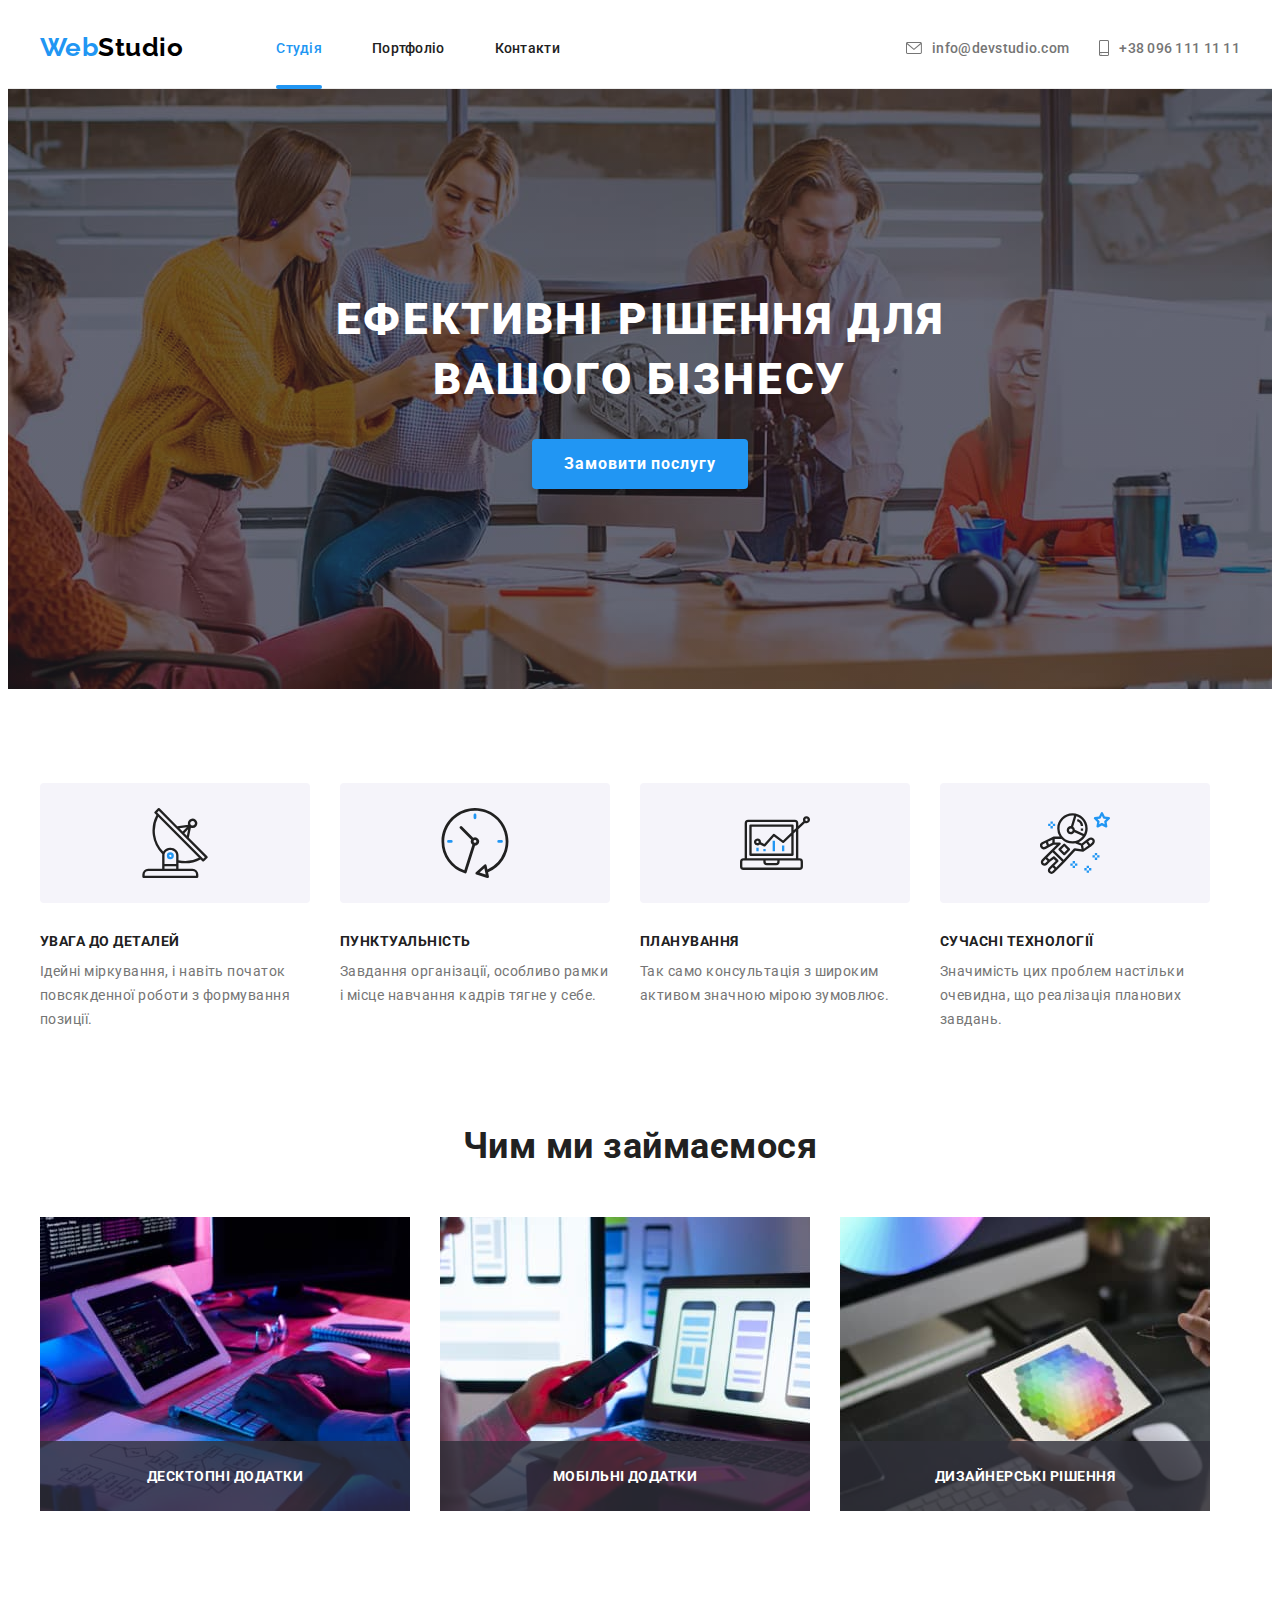
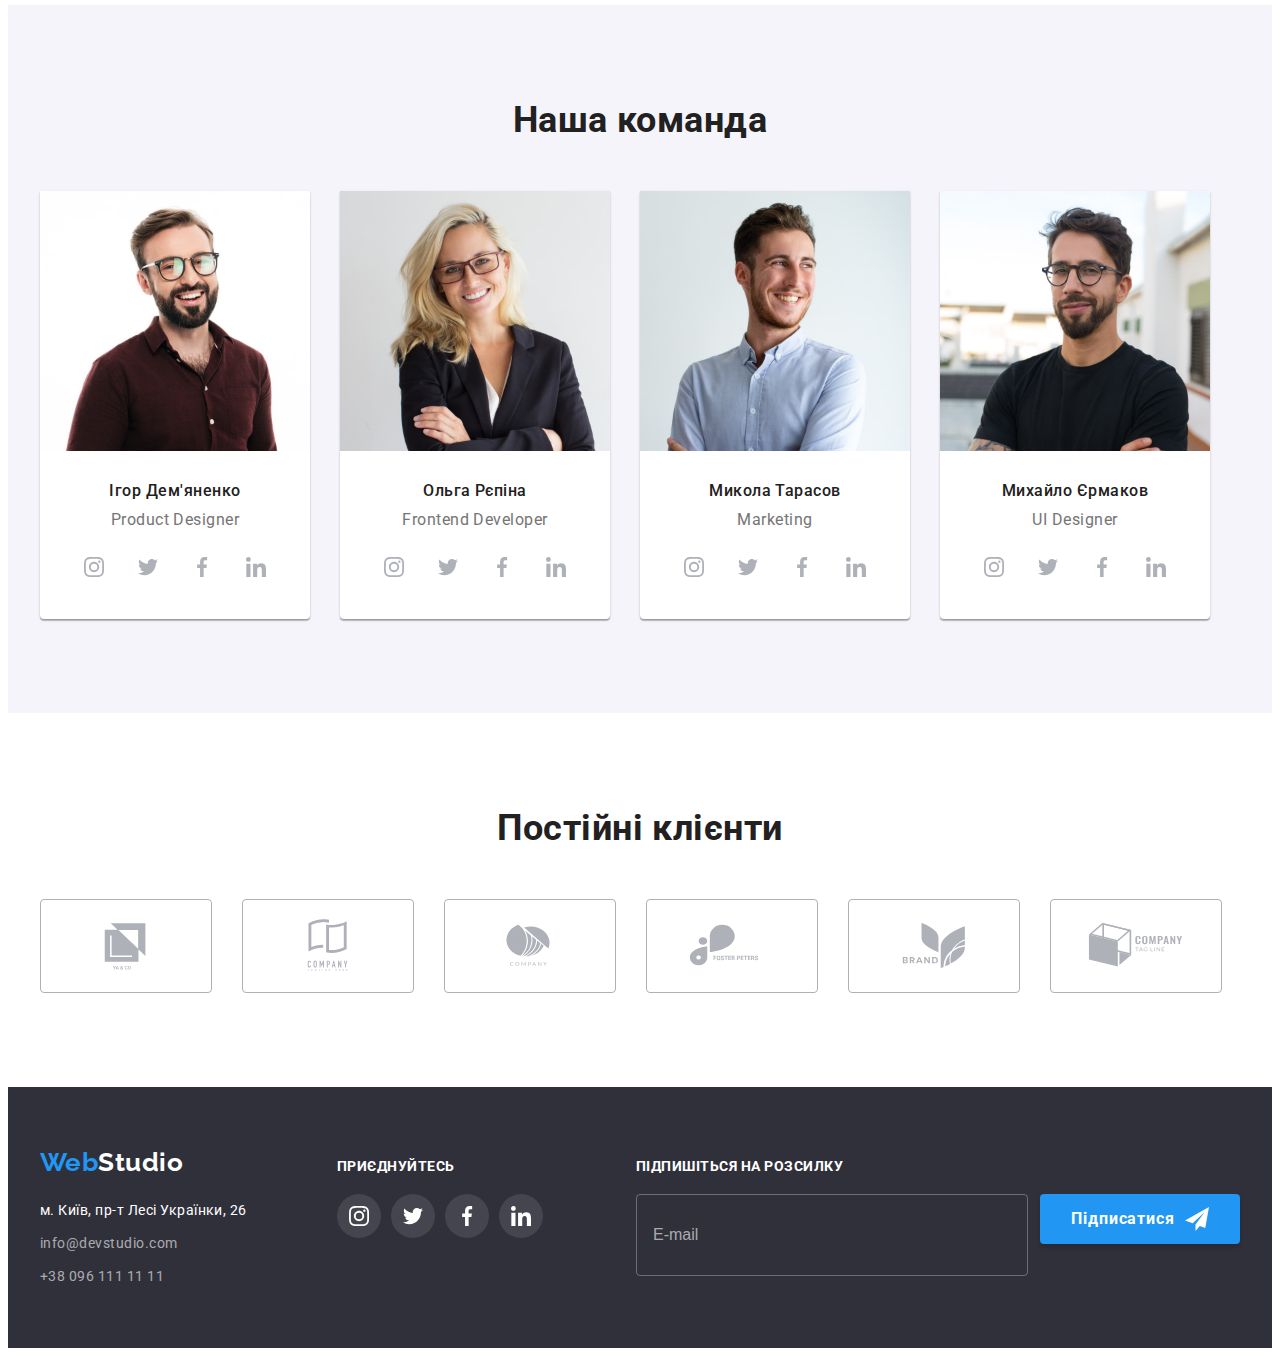
<file: index.html>
<!DOCTYPE html>
<html lang="uk">
  <head>
    <meta charset="UTF-8" />
    <meta http-equiv="X-UA-Compatible" content="IE=edge" />
    <meta name="viewport" content="width=device-width, initial-scale=1.0" />
    <!-- modern normalize -->
    <link
      rel="stylesheet"
      href="https://cdnjs.cloudflare.com/ajax/libs/modern-normalize/1.1.0/modern-normalize.min.css"
      integrity="sha512-wpPYUAdjBVSE4KJnH1VR1HeZfpl1ub8YT/NKx4PuQ5NmX2tKuGu6U/JRp5y+Y8XG2tV+wKQpNHVUX03MfMFn9Q=="
      crossorigin="anonymous"
      referrerpolicy="no-referrer"
    />
    <!-- fonts -->
    <link rel="preconnect" href="https://fonts.googleapis.com" />
    <link rel="preconnect" href="https://fonts.gstatic.com" crossorigin />
    <link
      href="https://fonts.googleapis.com/css2?family=Raleway:wght@700&family=Roboto:wght@400;500;700;900&display=swap"
      rel="stylesheet"
    />
    <!-- fonts end -->
    <link rel="stylesheet" href="./css/main.min.css" />
    <!-- <link rel="stylesheet" href="./css/styles.css" /> -->
    <title lang="en">WebStudio</title>
  </head>
  <body>
    <!-- /**
      |============================
      | Хедер
      |============================
    */ -->
    <header class="header">
      <!-- Основна навігація сайту -->
      <div class="container header__container">
        <a class="logo header__logo" lang="en" href="./index.html"
          >Web<span class="logo--dark">Studio</span></a
        >
        <nav class="nav">
          <ul class="nav__list markers">
            <li class="nav__item nav__item--active"
              ><a class="nav__link" href="./index.html">Студія</a></li
            >
            <li class="nav__item">
              <a class="nav__link" href="./portfolio.html">Портфоліо</a>
            </li>
            <li class="nav__item"><a class="nav__link" href="#">Контакти</a></li>
          </ul>
        </nav>
        <ul class="contacts header__contacts markers">
          <li class="contacts__item">
            <a class="contacts__link" lang="en" href="mailto:info@devstudio.com">
              <svg class="contacts__icon" width="16" height="12">
                <use href="./images/icons.svg#mail"></use>
              </svg>
              info@devstudio.com</a
            >
          </li>
          <li class="contacts__item">
            <a class="contacts__link" href="tel:+380961111111">
              <svg class="contacts__icon" width="10" height="16">
                <use href="./images/icons.svg#tel"></use>
              </svg>
              +38 096 111 11 11</a
            >
          </li>
        </ul>
      </div>
    </header>
    <main class="main">
      <!-- /**
        |============================
        | секція з кнопкою
        |============================
      */ -->
      <section class="order">
        <div class="container">
          <h1 class="order__title">Ефективні рішення для вашого бізнесу</h1>
          <button class="btn order__btn" type="button" data-modal-open>Замовити послугу</button>
        </div>
      </section>
      <!-- /**
        |============================
        | перелік переваг
        |============================
      */ -->
      <section class="features">
        <div class="container">
          <h2 class="visually-hidden">Наші особливості</h2>
          <ul class="list features__list markers">
            <li class="features__item">
              <div class="features__icon-bg">
                <svg class="features__icon" width="70" height="70">
                  <use href="./images/icons.svg#antenna"></use>
                </svg>
              </div>
              <h3 class="sec-title features__sec-title">Увага до деталей</h3>
              <p class="features__desc">
                Ідейні міркування, і навіть початок повсякденної роботи з формування позиції.
              </p>
            </li>
            <li class="features__item">
              <div class="features__icon-bg">
                <svg class="features__icon" width="70" height="70">
                  <use href="./images/icons.svg#clock"></use>
                </svg>
              </div>
              <h3 class="sec-title features__sec-title">Пунктуальність</h3>
              <p class="features__desc">
                Завдання організації, особливо рамки і місце навчання кадрів тягне у себе.
              </p>
            </li>
            <li class="features__item">
              <div class="features__icon-bg">
                <svg class="features__icon" width="70" height="70">
                  <use href="./images/icons.svg#diagram"></use>
                </svg>
              </div>
              <h3 class="sec-title features__sec-title">Планування</h3>
              <p class="features__desc">
                Так само консультація з широким активом значною мірою зумовлює.
              </p>
            </li>
            <li class="features__item">
              <div class="features__icon-bg">
                <svg class="features__icon" width="70" height="70">
                  <use href="./images/icons.svg#astronaut"></use>
                </svg>
              </div>
              <h3 class="sec-title features__sec-title">Сучасні технології</h3>
              <p class="features__desc">
                Значимість цих проблем настільки очевидна, що реалізація планових завдань.
              </p>
            </li>
          </ul>
        </div>
      </section>
      <!-- /**
        |============================
        | розділ чим ми займаємось
        |============================
      */ -->
      <section class="services section">
        <div class="container">
          <h2 class="title services__title">Чим ми займаємося</h2>
          <ul class="list services__list markers">
            <li class="services__item">
              <img
                class="services__img"
                src="./images/section2/box-1.jpg"
                alt="людина набирає код по папірцю з алгоритмом"
                width="370"
                height="294"
              />
              <div class="services__desc-wrapper">
                <p class="sec-title sec-title--light services__sec-title">Десктопні додатки</p>
              </div>
            </li>
            <li class="services__item">
              <img
                class="services__img"
                src="./images/section2/box-2.jpg"
                alt="людина звіряє картинку на телефоні з картинкою на ноутбуці"
                width="370"
                height="294"
              />
              <div class="services__desc-wrapper">
                <p class="sec-title sec-title--light services__sec-title">Мобільні додатки</p>
              </div>
            </li>
            <li class="services__item">
              <img
                class="services__img"
                src="./images/section2/box-3.jpg"
                alt="дизайнер дивиться на спектр кольорів в планшеті"
                width="370"
                height="294"
              />
              <div class="services__desc-wrapper">
                <p class="sec-title sec-title--light services__sec-title">Дизайнерські рішення</p>
              </div>
            </li>
          </ul>
        </div>
      </section>
      <!-- /**
        |============================
        | команда
        |============================
      */ -->
      <section class="team section">
        <div class="container">
          <h2 class="title team__title">Наша команда</h2>
          <ul class="list team__list markers">
            <li class="team__item">
              <img
                class="team__img"
                src="./images/team/team1.jpg"
                alt="чоловік з темним волоссям та бородою, в окулярах і червоній сорочці"
                width="270"
                height="260"
              />
              <div class="team__info">
                <h3 class="team__employee-name">Ігор Дем'яненко</h3>
                <p class="team__employee-position" lang="en">Product Designer</p>
                <ul class="socials markers">
                  <li class="socials__item"
                    ><a
                      class="socials__link socials__link--light"
                      href="#"
                      target="_blank"
                      rel="noopener noreferrer nofollow"
                      aria-label="Instagram"
                    >
                      <svg class="socials__icon" width="20" height="20">
                        <use href="./images/icons.svg#instagram"></use>
                      </svg> </a
                  ></li>
                  <li class="socials__item"
                    ><a
                      class="socials__link socials__link--light"
                      href="#"
                      target="_blank"
                      rel="noopener noreferrer nofollow"
                      aria-label="Twitter"
                    >
                      <svg class="socials__icon" width="20" height="20">
                        <use href="./images/icons.svg#twitter"></use>
                      </svg> </a
                  ></li>
                  <li class="socials__item">
                    <a
                      class="socials__link socials__link--light"
                      href="#"
                      target="_blank"
                      rel="noopener noreferrer nofollow"
                      aria-label="Facebook"
                    >
                      <svg class="socials__icon" width="20" height="20">
                        <use href="./images/icons.svg#facebook"></use>
                      </svg>
                    </a>
                  </li>
                  <li class="socials__item"
                    ><a
                      class="socials__link socials__link--light"
                      href="#"
                      target="_blank"
                      rel="noopener noreferrer nofollow"
                      aria-label="LinkedIn"
                    >
                      <svg class="socials__icon" width="20" height="20">
                        <use href="./images/icons.svg#linkedin"></use>
                      </svg> </a
                  ></li>
                </ul>
              </div>
            </li>
            <li class="team__item">
              <img
                class="team__img"
                src="./images/team/team2.jpg"
                alt="жінка з світлим волоссям, в окулярах і діловому костюмі"
                width="270"
                height="260"
              />
              <div class="team__info">
                <h3 class="team__employee-name">Ольга Рєпіна</h3>
                <p class="team__employee-position" lang="en">Frontend Developer</p>
                <ul class="socials markers">
                  <li class="socials__item"
                    ><a
                      class="socials__link socials__link--light"
                      href="#"
                      target="_blank"
                      rel="noopener noreferrer nofollow"
                      aria-label="Instagram"
                    >
                      <svg class="socials__icon" width="20" height="20">
                        <use href="./images/icons.svg#instagram"></use>
                      </svg> </a
                  ></li>
                  <li class="socials__item"
                    ><a
                      class="socials__link socials__link--light"
                      href="#"
                      target="_blank"
                      rel="noopener noreferrer nofollow"
                      aria-label="Twitter"
                    >
                      <svg class="socials__icon" width="20" height="20">
                        <use href="./images/icons.svg#twitter"></use>
                      </svg> </a
                  ></li>
                  <li class="socials__item">
                    <a
                      class="socials__link socials__link--light"
                      href="#"
                      target="_blank"
                      rel="noopener noreferrer nofollow"
                      aria-label="Facebook"
                    >
                      <svg class="socials__icon" width="20" height="20">
                        <use href="./images/icons.svg#facebook"></use>
                      </svg>
                    </a>
                  </li>
                  <li class="socials__item"
                    ><a
                      class="socials__link socials__link--light"
                      href="#"
                      target="_blank"
                      rel="noopener noreferrer nofollow"
                      aria-label="LinkedIn"
                    >
                      <svg class="socials__icon" width="20" height="20">
                        <use href="./images/icons.svg#linkedin"></use>
                      </svg> </a
                  ></li>
                </ul>
              </div>
            </li>
            <li class="team__item">
              <img
                class="team__img"
                src="./images/team/team3.jpg"
                alt="чоловік з темним волоссям та легкою бородою, в світлій сорочці"
                width="270"
                height="260"
              />
              <div class="team__info">
                <h3 class="team__employee-name">Микола Тарасов</h3>
                <p class="team__employee-position" lang="en">Marketing</p>
                <ul class="socials markers">
                  <li class="socials__item"
                    ><a
                      class="socials__link socials__link--light"
                      href="#"
                      target="_blank"
                      rel="noopener noreferrer nofollow"
                      aria-label="Instagram"
                    >
                      <svg class="socials__icon" width="20" height="20">
                        <use href="./images/icons.svg#instagram"></use>
                      </svg> </a
                  ></li>
                  <li class="socials__item"
                    ><a
                      class="socials__link socials__link--light"
                      href="#"
                      target="_blank"
                      rel="noopener noreferrer nofollow"
                      aria-label="Twitter"
                    >
                      <svg class="socials__icon" width="20" height="20">
                        <use href="./images/icons.svg#twitter"></use>
                      </svg> </a
                  ></li>
                  <li class="socials__item">
                    <a
                      class="socials__link socials__link--light"
                      href="#"
                      target="_blank"
                      rel="noopener noreferrer nofollow"
                      aria-label="Facebook"
                    >
                      <svg class="socials__icon" width="20" height="20">
                        <use href="./images/icons.svg#facebook"></use>
                      </svg>
                    </a>
                  </li>
                  <li class="socials__item"
                    ><a
                      class="socials__link socials__link--light"
                      href="#"
                      target="_blank"
                      rel="noopener noreferrer nofollow"
                      aria-label="LinkedIn"
                    >
                      <svg class="socials__icon" width="20" height="20">
                        <use href="./images/icons.svg#linkedin"></use>
                      </svg> </a
                  ></li>
                </ul>
              </div>
            </li>
            <li class="team__item">
              <img
                class="team__img"
                src="./images/team/team4.jpg"
                alt="чоловік з темним волоссям та бородою, в окулярах і чорній футболці"
                width="270"
                height="260"
              />
              <div class="team__info">
                <h3 class="team__employee-name">Михайло Єрмаков</h3>
                <p class="team__employee-position" lang="en">UI Designer</p>
                <ul class="socials markers">
                  <li class="socials__item"
                    ><a
                      class="socials__link socials__link--light"
                      href="#"
                      target="_blank"
                      rel="noopener noreferrer nofollow"
                      aria-label="Instagram"
                    >
                      <svg class="socials__icon" width="20" height="20">
                        <use href="./images/icons.svg#instagram"></use>
                      </svg> </a
                  ></li>
                  <li class="socials__item"
                    ><a
                      class="socials__link socials__link--light"
                      href="#"
                      target="_blank"
                      rel="noopener noreferrer nofollow"
                      aria-label="Twitter"
                    >
                      <svg class="socials__icon" width="20" height="20">
                        <use href="./images/icons.svg#twitter"></use>
                      </svg> </a
                  ></li>
                  <li class="socials__item">
                    <a
                      class="socials__link socials__link--light"
                      href="#"
                      target="_blank"
                      rel="noopener noreferrer nofollow"
                      aria-label="Facebook"
                    >
                      <svg class="socials__icon" width="20" height="20">
                        <use href="./images/icons.svg#facebook"></use>
                      </svg>
                    </a>
                  </li>
                  <li class="socials__item"
                    ><a
                      class="socials__link socials__link--light"
                      href="#"
                      target="_blank"
                      rel="noopener noreferrer nofollow"
                      aria-label="LinkedIn"
                    >
                      <svg class="socials__icon" width="20" height="20">
                        <use href="./images/icons.svg#linkedin"></use>
                      </svg> </a
                  ></li>
                </ul>
              </div>
            </li>
          </ul>
        </div>
      </section>
      <!-- /**
        |============================
        | секція з клієнтами
        |============================
      */ -->
      <section class="clients section">
        <div class="container">
          <h2 class="title clients__title">Постійні клієнти</h2>
          <ul class="list clients__list markers">
            <li class="clients__item">
              <a
                class="clients__link"
                href="#"
                target="_blank"
                rel="noopener noreferrer nofollow"
                aria-label="Ya & co"
              >
                <svg class="clients__icon" width="106" height="60">
                  <use href="./images/icons.svg#client1"></use>
                </svg>
              </a>
            </li>
            <li class="clients__item">
              <a
                class="clients__link"
                href="#"
                target="_blank"
                rel="noopener noreferrer nofollow"
                aria-label="Company tag line here"
              >
                <svg class="clients__icon" width="106" height="60">
                  <use href="./images/icons.svg#client2"></use>
                </svg>
              </a>
            </li>
            <li class="clients__item">
              <a
                class="clients__link"
                href="#"
                target="_blank"
                rel="noopener noreferrer nofollow"
                aria-label="Company"
              >
                <svg class="clients__icon" width="106" height="60">
                  <use href="./images/icons.svg#client3"></use>
                </svg>
              </a>
            </li>
            <li class="clients__item">
              <a
                class="clients__link"
                href="#"
                target="_blank"
                rel="noopener noreferrer nofollow"
                aria-label="Foster peters"
              >
                <svg class="clients__icon" width="106" height="60">
                  <use href="./images/icons.svg#client4"></use>
                </svg>
              </a>
            </li>
            <li class="clients__item">
              <a
                class="clients__link"
                href="#"
                target="_blank"
                rel="noopener noreferrer nofollow"
                aria-label="Brand"
              >
                <svg class="clients__icon" width="106" height="60">
                  <use href="./images/icons.svg#client5"></use>
                </svg>
              </a>
            </li>
            <li class="clients__item">
              <a
                class="clients__link"
                href="#"
                target="_blank"
                rel="noopener noreferrer nofollow"
                aria-label="Company tag line"
              >
                <svg class="clients__icon" width="106" height="60">
                  <use href="./images/icons.svg#client6"></use>
                </svg>
              </a>
            </li>
          </ul>
        </div>
      </section>
    </main>
    <!-- /**
      |============================
      | футер
      |============================
    */ -->
    <footer class="footer">
      <div class="footer__flex container">
        <div class="footer__contacts">
          <a class="logo footer__logo" lang="en" href="./index.html"
            >Web<span class="logo--light">Studio</span></a
          >
          <address class="address">
            <ul class="address__list markers">
              <li class="address__item">
                <a
                  class="address__link address__link--light"
                  href="https://goo.gl/maps/iUfUX6XaFT6sFLHfA"
                  target="_blank"
                  rel="noopener noreferrer nofollow"
                  >м. Київ, пр-т Лесі Українки, 26</a
                >
              </li>
              <li class="address__item">
                <a class="address__link" lang="en" href="mailto:info@devstudio.com"
                  >info@devstudio.com</a
                >
              </li>
              <li class="address__item">
                <a class="address__link" href="tel:+380961111111">+38 096 111 11 11</a>
              </li>
            </ul>
          </address>
        </div>
        <div class="networks footer__networks">
          <p class="sec-title sec-title--light footer__sec-title">Приєднуйтесь</p>
          <ul class="socials markers">
            <li class="socials__item"
              ><a
                class="socials__link socials__link--dark"
                href="#"
                target="_blank"
                rel="noopener noreferrer nofollow"
                aria-label="Instagram"
              >
                <svg class="socials__icon" width="20" height="20">
                  <use href="./images/icons.svg#instagram"></use>
                </svg> </a
            ></li>
            <li class="socials__item"
              ><a
                class="socials__link socials__link--dark"
                href="#"
                target="_blank"
                rel="noopener noreferrer nofollow"
                aria-label="Twitter"
              >
                <svg class="socials__icon" width="20" height="20">
                  <use href="./images/icons.svg#twitter"></use>
                </svg> </a
            ></li>
            <li class="socials__item">
              <a
                class="socials__link socials__link--dark"
                href="#"
                target="_blank"
                rel="noopener noreferrer nofollow"
                aria-label="Facebook"
              >
                <svg class="socials__icon" width="20" height="20">
                  <use href="./images/icons.svg#facebook"></use>
                </svg>
              </a>
            </li>
            <li class="socials__item"
              ><a
                class="socials__link socials__link--dark"
                href="#"
                target="_blank"
                rel="noopener noreferrer nofollow"
                aria-label="LinkedIn"
              >
                <svg class="socials__icon" width="20" height="20">
                  <use href="./images/icons.svg#linkedin"></use>
                </svg> </a
            ></li>
          </ul>
        </div>
        <form class="submit footer__submit" name="submit-form">
          <strong class="sec-title sec-title--light footer__sec-title"
            >Підпишіться на розсилку</strong
          >
          <div class="submit__group" role="group">
            <label class="submit__field">
              <input
                class="submit__input"
                type="email"
                name="user-mail-submit"
                placeholder="E-mail"
                required
              />
            </label>
            <button class="btn submit__btn" type="submit"
              >Підписатися
              <svg class="btn__icon" width="24" height="24">
                <use href="./images/icons.svg#telegram"></use>
              </svg>
            </button>
          </div>
        </form>
      </div>
    </footer>
    <!-- /**
      |============================
      | модальне вікно
      |============================
    */ -->
    <div class="backdrop is-hidden" data-modal>
      <div class="modal">
        <button class="close-btn modal__close-btn" type="button" data-modal-close>
          <svg class="close-btn__icon" width="18" height="18">
            <use href="./images/icons.svg#x"></use>
          </svg>
        </button>
        <form class="order-form" name="order-form">
          <strong class="order-form__title">Залиште свої дані, ми вам передзвонимо</strong>
          <div class="order-form__group" role="group">
            <label class="order-form__field">
              <span class="order-form__label">Ім'я</span>
              <input class="order-form__input" type="text" name="user-name" required />
              <svg class="order-form__icon" width="18" height="18">
                <use href="./images/icons.svg#name"></use>
              </svg>
            </label>
            <label class="order-form__field">
              <span class="order-form__label">Телефон</span>
              <input
                class="order-form__input"
                type="tel"
                name="user-phone"
                minlength="10"
                maxlength="12"
                required
              />
              <svg class="order-form__icon" width="18" height="18">
                <use href="./images/icons.svg#phone2"></use>
              </svg>
            </label>
            <label class="order-form__field">
              <span class="order-form__label">Пошта</span>
              <input class="order-form__input" type="email" name="user-mail" required />
              <svg class="order-form__icon" width="18" height="18">
                <use href="./images/icons.svg#mail2"></use>
              </svg>
            </label>
            <label class="order-form__field">
              <span class="order-form__label">Коментар</span>
              <textarea
                class="order-form__comment"
                name="user-comment"
                rows="5"
                placeholder="Введіть текст"
              ></textarea>
            </label>
          </div>
          <div class="order-form__agreement-group" role="group">
            <label class="agreement order-form__agreement">
              <input
                class="agreement__checkbox visually-hidden"
                type="checkbox"
                name="contract"
                required
              />
              <svg class="agreement__icon" width="16" height="16">
                <use class="agreement__icon--checked" href="./images/icons.svg#active"></use>
                <use class="agreement__icon--unchecked" href="./images/icons.svg#inactive"></use>
              </svg>
              <span class="agreement__desc"
                >Погоджуюся з розсилкою та приймаю
                <a
                  class="agreement__link"
                  href="#"
                  target="_blank"
                  rel="noopener noreferrer nofollow"
                  >Умови договору</a
                ></span
              >
            </label>
          </div>
          <button class="btn order-form__btn" type="submit">Відправити</button>
        </form>
      </div>
    </div>
    <script src="./js/modal.js"></script>
  </body>
</html>
</file>
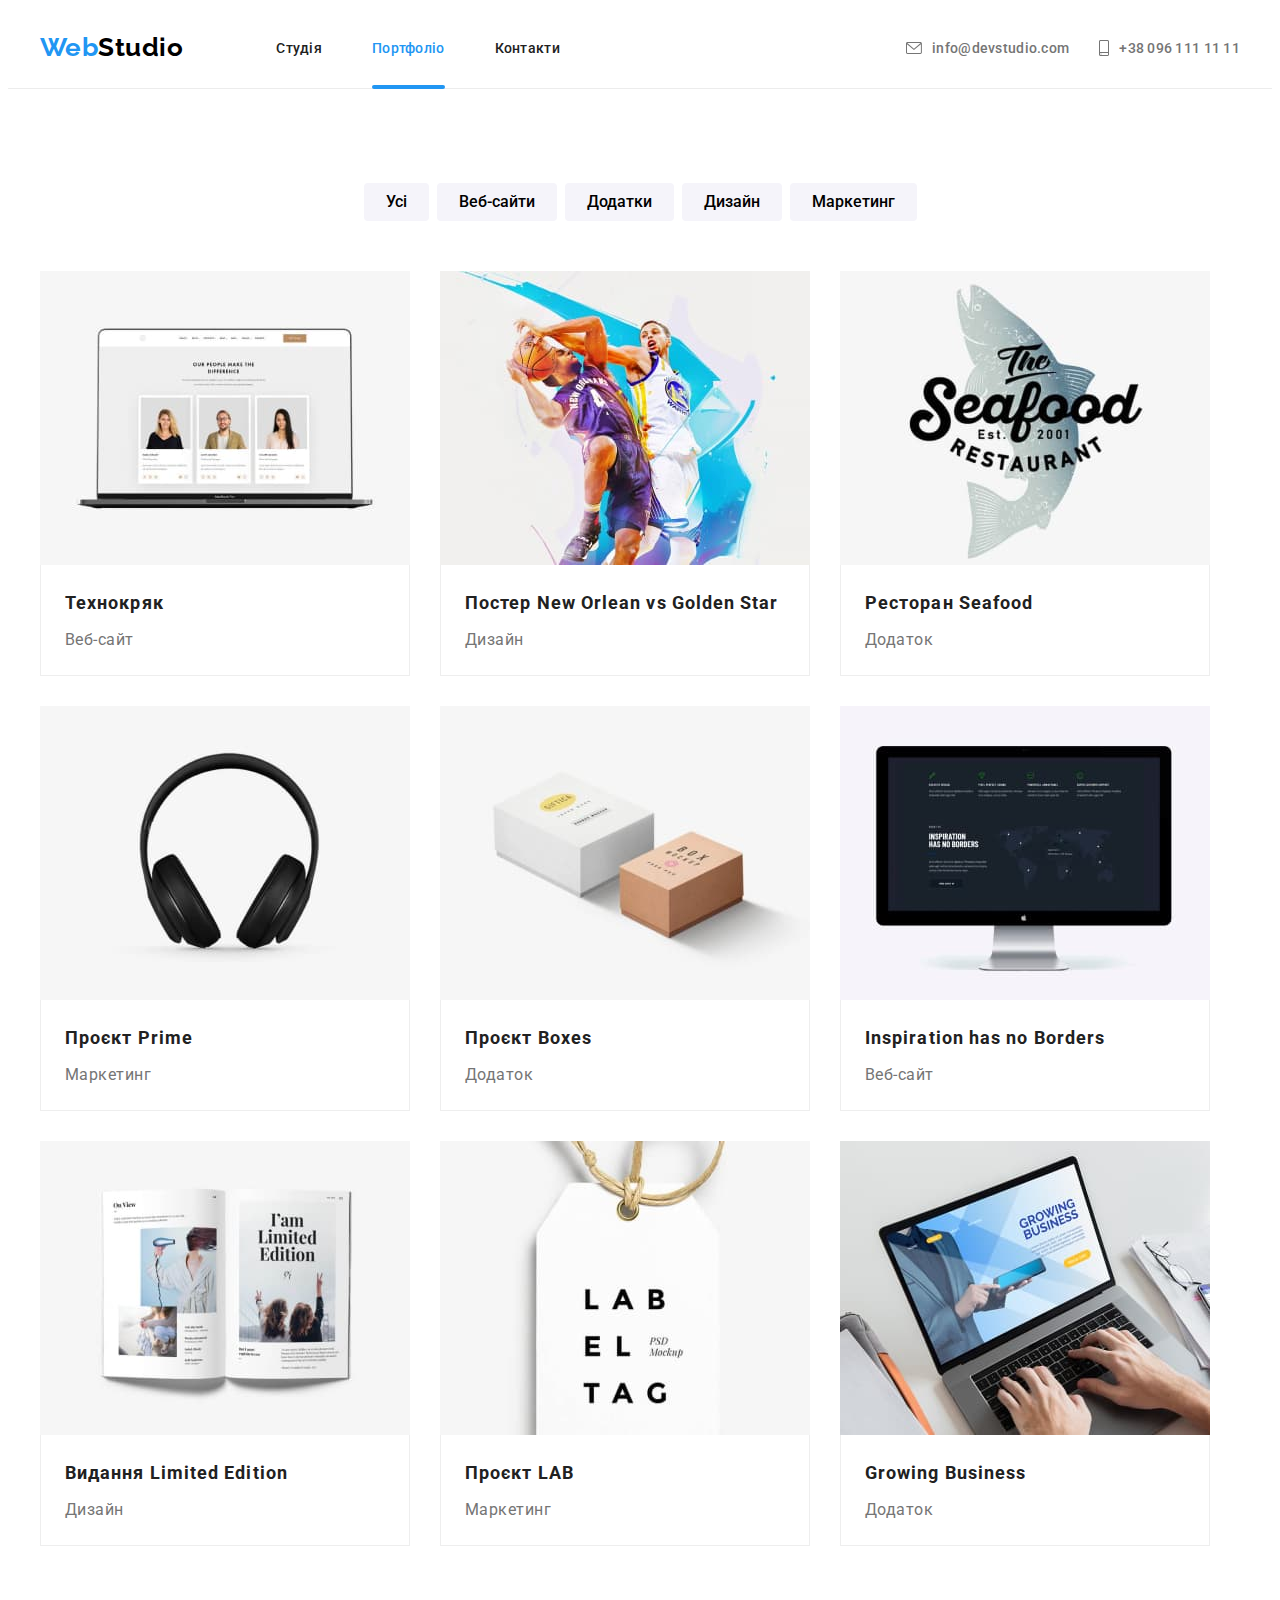
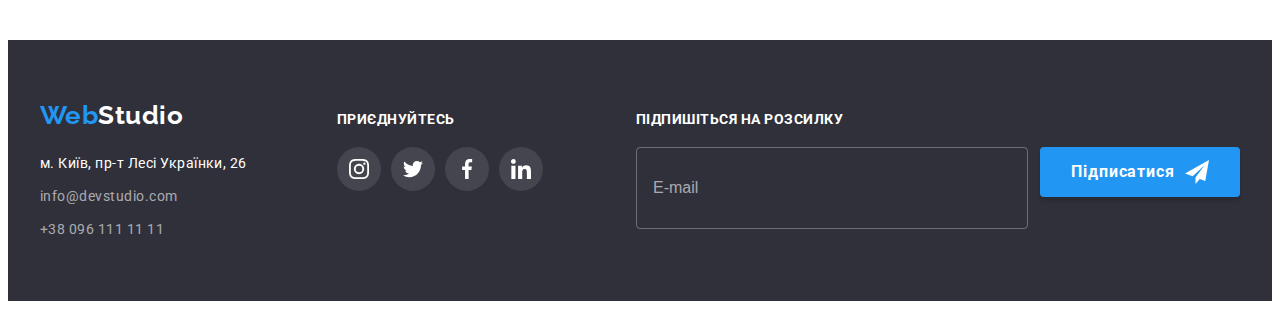
<file: portfolio.html>
<!DOCTYPE html>
<html lang="uk">
  <head>
    <meta charset="UTF-8" />
    <meta http-equiv="X-UA-Compatible" content="IE=edge" />
    <meta name="viewport" content="width=device-width, initial-scale=1.0" />
    <!-- modern normalize -->
    <link
      rel="stylesheet"
      href="https://cdnjs.cloudflare.com/ajax/libs/modern-normalize/1.1.0/modern-normalize.min.css"
      integrity="sha512-wpPYUAdjBVSE4KJnH1VR1HeZfpl1ub8YT/NKx4PuQ5NmX2tKuGu6U/JRp5y+Y8XG2tV+wKQpNHVUX03MfMFn9Q=="
      crossorigin="anonymous"
      referrerpolicy="no-referrer"
    />
    <!-- fonts -->
    <link rel="preconnect" href="https://fonts.googleapis.com" />
    <link rel="preconnect" href="https://fonts.gstatic.com" crossorigin />
    <link
      href="https://fonts.googleapis.com/css2?family=Raleway:wght@700&family=Roboto:wght@400;500;700;900&display=swap"
      rel="stylesheet"
    />
    <!-- fonts end -->
    <link rel="stylesheet" href="./css/main.min.css" />
    <!-- <link rel="stylesheet" href="./css/styles.css" /> -->
    <title lang="en">Portfolio</title>
  </head>
  <body>
    <!-- /**
      |============================
      | Хедер
      |============================
    */ -->
    <header class="header">
      <!-- Основна навігація сайту -->
      <div class="container header__container">
        <a class="logo header__logo" lang="en" href="./index.html"
          >Web<span class="logo--dark">Studio</span></a
        >
        <nav class="nav">
          <ul class="nav__list markers">
            <li class="nav__item"><a class="nav__link" href="./index.html">Студія</a></li>
            <li class="nav__item nav__item--active">
              <a class="nav__link" href="./portfolio.html">Портфоліо</a>
            </li>
            <li class="nav__item"><a class="nav__link" href="#">Контакти</a></li>
          </ul>
        </nav>
        <ul class="contacts header__contacts markers">
          <li class="contacts__item">
            <a class="contacts__link" lang="en" href="mailto:info@devstudio.com">
              <svg class="contacts__icon" width="16" height="12">
                <use href="./images/icons.svg#mail"></use>
              </svg>
              info@devstudio.com</a
            >
          </li>
          <li class="contacts__item">
            <a class="contacts__link" href="tel:+380961111111">
              <svg class="contacts__icon" width="10" height="16">
                <use href="./images/icons.svg#tel"></use>
              </svg>
              +38 096 111 11 11</a
            >
          </li>
        </ul>
      </div>
    </header>
    <main class="main">
      <!-- /**
        |============================
        | Проєкти
        |============================
      */ -->
      <section class="projects section">
        <div class="container">
          <h1 class="visually-hidden">Проєкти</h1>
          <!-- Кнопки -->
          <ul class="filter projects__filter markers">
            <li class="filter__item"><button class="filter__btn" type="button">Усі</button></li>
            <li class="filter__item">
              <button class="filter__btn" type="button">Веб-сайти</button>
            </li>
            <li class="filter__item">
              <button class="filter__btn" type="button">Додатки</button>
            </li>
            <li class="filter__item">
              <button class="filter__btn" type="button">Дизайн</button>
            </li>
            <li class="filter__item">
              <button class="filter__btn" type="button">Маркетинг</button>
            </li>
          </ul>
          <!-- Перелік проєктів -->
          <ul class="grid projects__grid markers">
            <!-- Проэкт 1 -->
            <li class="grid__item">
              <a class="project" href="#" target="_blank" rel="noopener noreferrer nofollow">
                <div class="project__overlay-area"
                  ><img
                    class="project__img"
                    src="./images/portfolio/project1.jpg"
                    alt="Ноутбук з бідкритим вебсайтом"
                    width="370"
                    height="294"
                  />
                  <div class="project__overlay">
                    <p class="project__desc"
                      >Ресурс пропонує комплексні пропозиції з різним рівнем функціоналу та
                      сервісів. Все це дозволить відвідувачу отримати вичерпні відомості про
                      компанію чи приватну особу.</p
                    >
                  </div>
                </div>
                <div class="project__border">
                  <h2 class="project__name">Технокряк</h2>
                  <p class="project__type">Веб-сайт</p>
                </div>
              </a>
            </li>
            <!-- Проэкт 2 -->
            <li class="grid__item">
              <a class="project" href="#" target="_blank" rel="noopener noreferrer nofollow">
                <div class="project__overlay-area">
                  <img
                    class="project__img"
                    src="./images/portfolio/project2.jpg"
                    alt="Постер з двома баскетболістами в момент гри на світлому фоні"
                    width="370"
                    height="294"
                  />
                  <div class="project__overlay">
                    <p class="project__desc"
                      >Ресурс пропонує комплексні пропозиції з різним рівнем функціоналу та
                      сервісів. Все це дозволить відвідувачу отримати вичерпні відомості про
                      компанію чи приватну особу.</p
                    >
                  </div>
                </div>
                <div class="project__border">
                  <h2 class="project__name"
                    >Постер <span lang="en">New Orlean vs Golden Star</span></h2
                  >
                  <p class="project__type">Дизайн</p>
                </div>
              </a>
            </li>
            <!-- Проэкт 3 -->
            <li class="grid__item">
              <a class="project" href="#" target="_blank" rel="noopener noreferrer nofollow">
                <div class="project__overlay-area">
                  <img
                    class="project__img"
                    src="./images/portfolio/project3.jpg"
                    alt="Логотим з написом і рибою на світлому фоні"
                    width="370"
                    height="294"
                  />
                  <div class="project__overlay">
                    <p class="project__desc"
                      >Ресурс пропонує комплексні пропозиції з різним рівнем функціоналу та
                      сервісів. Все це дозволить відвідувачу отримати вичерпні відомості про
                      компанію чи приватну особу.</p
                    >
                  </div>
                </div>
                <div class="project__border">
                  <h2 class="project__name">Ресторан <span lang="en">Seafood</span></h2>
                  <p class="project__type">Додаток</p>
                </div>
              </a>
            </li>
            <!-- Проэкт  4-->
            <li class="grid__item">
              <a class="project" href="#" target="_blank" rel="noopener noreferrer nofollow">
                <div class="project__overlay-area">
                  <img
                    class="project__img"
                    src="./images/portfolio/project4.jpg"
                    alt="Накладні навушники на світлому фоні"
                    width="370"
                    height="294"
                  />
                  <div class="project__overlay">
                    <p class="project__desc"
                      >Ресурс пропонує комплексні пропозиції з різним рівнем функціоналу та
                      сервісів. Все це дозволить відвідувачу отримати вичерпні відомості про
                      компанію чи приватну особу.</p
                    >
                  </div>
                </div>
                <div class="project__border">
                  <h2 class="project__name">Проєкт <span lang="en">Prime</span></h2>
                  <p class="project__type">Маркетинг</p>
                </div>
              </a>
            </li>
            <!-- Проэкт 5-->
            <li class="grid__item">
              <a class="project" href="#" target="_blank" rel="noopener noreferrer nofollow">
                <div class="project__overlay-area">
                  <img
                    class="project__img"
                    src="./images/portfolio/project5.jpg"
                    alt="Дві невеликі коробки на білому фоні. Одна біла, друга - картонного кольору"
                    width="370"
                    height="294"
                  />
                  <div class="project__overlay">
                    <p class="project__desc"
                      >Ресурс пропонує комплексні пропозиції з різним рівнем функціоналу та
                      сервісів. Все це дозволить відвідувачу отримати вичерпні відомості про
                      компанію чи приватну особу.</p
                    >
                  </div>
                </div>
                <div class="project__border">
                  <h2 class="project__name">Проєкт <span lang="en">Boxes</span></h2>
                  <p class="project__type">Додаток</p>
                </div>
              </a>
            </li>
            <!-- Проэкт 6 -->
            <li class="grid__item">
              <a class="project" href="#" target="_blank" rel="noopener noreferrer nofollow">
                <div class="project__overlay-area">
                  <img
                    class="project__img"
                    src="./images/portfolio/project6.jpg"
                    width="370"
                    height="294"
                    alt="Монітор з відкритим сайтом"
                  />
                  <div class="project__overlay">
                    <p class="project__desc"
                      >Ресурс пропонує комплексні пропозиції з різним рівнем функціоналу та
                      сервісів. Все це дозволить відвідувачу отримати вичерпні відомості про
                      компанію чи приватну особу.</p
                    >
                  </div>
                </div>
                <div class="project__border">
                  <h2 class="project__name" lang="en">Inspiration has no Borders</h2>
                  <p class="project__type">Веб-сайт</p>
                </div>
              </a>
            </li>
            <!-- Проэкт 7 -->
            <li class="grid__item">
              <a class="project" href="#" target="_blank" rel="noopener noreferrer nofollow">
                <div class="project__overlay-area">
                  <img
                    class="project__img"
                    src="./images/portfolio/project7.jpg"
                    alt="Відкрита книга на світлому фоні"
                    width="370"
                    height="294"
                  />
                  <div class="project__overlay">
                    <p class="project__desc"
                      >Ресурс пропонує комплексні пропозиції з різним рівнем функціоналу та
                      сервісів. Все це дозволить відвідувачу отримати вичерпні відомості про
                      компанію чи приватну особу.</p
                    >
                  </div>
                </div>
                <div class="project__border">
                  <h2 class="project__name">Видання <span lang="en">Limited Edition</span></h2>
                  <p class="project__type">Дизайн</p>
                </div>
              </a>
            </li>
            <!-- Проэкт  8-->
            <li class="grid__item">
              <a class="project" href="#" target="_blank" rel="noopener noreferrer nofollow">
                <div class="project__overlay-area">
                  <img
                    class="project__img"
                    src="./images/portfolio/project8.jpg"
                    alt="Бірка з логотипом"
                    width="370"
                    height="294"
                  />
                  <div class="project__overlay">
                    <p class="project__desc"
                      >Ресурс пропонує комплексні пропозиції з різним рівнем функціоналу та
                      сервісів. Все це дозволить відвідувачу отримати вичерпні відомості про
                      компанію чи приватну особу.</p
                    >
                  </div>
                </div>
                <div class="project__border">
                  <h2 class="project__name">Проєкт <span lang="en">LAB</span></h2>
                  <p class="project__type">Маркетинг</p>
                </div>
              </a>
            </li>
            <!-- Проэкт 9 -->
            <li class="grid__item">
              <a class="project" href="#" target="_blank" rel="noopener noreferrer nofollow">
                <div class="project__overlay-area">
                  <img
                    class="project__img"
                    src="./images/portfolio/project9.jpg"
                    alt="Ноутбук на світлому столі з відкритим додатком. Поряд лежать папери та окуляри"
                    width="370"
                    height="294"
                  />
                  <div class="project__overlay">
                    <p class="project__desc"
                      >Ресурс пропонує комплексні пропозиції з різним рівнем функціоналу та
                      сервісів. Все це дозволить відвідувачу отримати вичерпні відомості про
                      компанію чи приватну особу.</p
                    >
                  </div>
                </div>
                <div class="project__border">
                  <h2 class="project__name" lang="en">Growing Business</h2>
                  <p class="project__type">Додаток</p>
                </div>
              </a>
            </li>
          </ul>
        </div>
      </section>
    </main>
    <!-- /**
      |============================
      | Футер
      |============================
    */ -->
    <footer class="footer">
      <div class="footer__flex container">
        <div class="footer__contacts">
          <a class="logo footer__logo" lang="en" href="./index.html"
            >Web<span class="logo--light">Studio</span></a
          >
          <address class="address">
            <ul class="address__list markers">
              <li class="address__item">
                <a
                  class="address__link address__link--light"
                  href="https://goo.gl/maps/iUfUX6XaFT6sFLHfA"
                  target="_blank"
                  rel="noopener noreferrer nofollow"
                  >м. Київ, пр-т Лесі Українки, 26</a
                >
              </li>
              <li class="address__item">
                <a class="address__link" lang="en" href="mailto:info@devstudio.com"
                  >info@devstudio.com</a
                >
              </li>
              <li class="address__item">
                <a class="address__link" href="tel:+380961111111">+38 096 111 11 11</a>
              </li>
            </ul>
          </address>
        </div>
        <div class="networks footer__networks">
          <p class="sec-title sec-title--light footer__sec-title">Приєднуйтесь</p>
          <ul class="socials markers">
            <li class="socials__item"
              ><a
                class="socials__link socials__link--dark"
                href="#"
                target="_blank"
                rel="noopener noreferrer nofollow"
                aria-label="Instagram"
              >
                <svg class="socials__icon" width="20" height="20">
                  <use href="./images/icons.svg#instagram"></use>
                </svg> </a
            ></li>
            <li class="socials__item"
              ><a
                class="socials__link socials__link--dark"
                href="#"
                target="_blank"
                rel="noopener noreferrer nofollow"
                aria-label="Twitter"
              >
                <svg class="socials__icon" width="20" height="20">
                  <use href="./images/icons.svg#twitter"></use>
                </svg> </a
            ></li>
            <li class="socials__item">
              <a
                class="socials__link socials__link--dark"
                href="#"
                target="_blank"
                rel="noopener noreferrer nofollow"
                aria-label="Facebook"
              >
                <svg class="socials__icon" width="20" height="20">
                  <use href="./images/icons.svg#facebook"></use>
                </svg>
              </a>
            </li>
            <li class="socials__item"
              ><a
                class="socials__link socials__link--dark"
                href="#"
                target="_blank"
                rel="noopener noreferrer nofollow"
                aria-label="LinkedIn"
              >
                <svg class="socials__icon" width="20" height="20">
                  <use href="./images/icons.svg#linkedin"></use>
                </svg> </a
            ></li>
          </ul>
        </div>
        <form class="submit footer__submit" name="submit-form">
          <strong class="sec-title sec-title--light footer__sec-title"
            >Підпишіться на розсилку</strong
          >
          <div class="submit__group" role="group">
            <label class="submit__field">
              <input
                class="submit__input"
                type="email"
                name="user-mail-submit"
                placeholder="E-mail"
                required
              />
            </label>
            <button class="btn submit__btn" type="submit"
              >Підписатися
              <svg class="btn__icon" width="24" height="24">
                <use href="./images/icons.svg#telegram"></use>
              </svg>
            </button>
          </div>
        </form>
      </div>
    </footer>
  </body>
</html>
</file>
<file: css/styles.css>
/* :root {
  
  --main-txt-color: #212121;
  --secondary-txt-color: #757575;
  --dark-logo-color: #000;
  --light-logo-color: #fff;
  --secondary-title-color: #fff;
  --footer-contacts-color: rgba(255, 255, 255, 0.6);
  
  --root-color: #fff;
  --main-background-color: #2f303a;
  --secondary-background-color: #f5f4fa;
  --projects-color: #eee;
  
  --main-font: Roboto, sans-serif;
  --secondary-font: Raleway, sans-serif;

  --accent-color: #2196f3;
  --btn-accent-color: #188ce8;
  --icon-color: #afb1b8;
  --border-color: #eee;
  --main-animation: 250ms cubic-bezier(0.4, 0, 0.2, 1);
} */

/* body {
  font-family: var(--main-font);
  color: var(--main-txt-color);
  letter-spacing: 0.03em;
} */

/* h1,
h2,
h3,
h4,
h5,
h6,
p,
ul,
button {
  margin: 0;
  padding: 0;
  border: 0;
}

img {
  display: block;
}

.markers {
  list-style: none;
}

.visually-hidden {
  position: absolute;
  width: 1px;
  height: 1px;
  margin: -1px;
  border: 0;
  padding: 0;
  white-space: nowrap;
  clip-path: inset(100%);
  clip: rect(0 0 0 0);
  overflow: hidden;
} */

/* .sec-title {
  font-weight: 700;
  font-size: 14px;
  line-height: calc(16 / 14);
  text-transform: uppercase;
}

.sec-title--light {
  color: var(--secondary-title-color);
} */

/* .btn {
  display: flex;
  justify-content: center;
  align-items: center;
  font-family: var(--main-font);
  background-color: var(--accent-color);
  box-shadow: 0px 4px 4px rgba(0, 0, 0, 0.15);
  border-radius: 4px;
  font-weight: 700;
  font-size: 16px;
  line-height: calc(30 / 16);
  letter-spacing: 0.06em;
  color: var(--secondary-title-color);
  cursor: pointer;

  transition: background-color var(--main-animation);
}

.btn:hover,
.btn:focus {
  background-color: var(--btn-accent-color);
} */

/* .logo {
  text-decoration: none;
  font-family: var(--secondary-font);
  font-weight: 700;
  font-size: 26px;
  line-height: calc(31 / 26);
  color: var(--accent-color);
}

.logo--dark {
  color: var(--dark-logo-color);
}

.logo--light {
  color: var(--light-logo-color);
} */

/* .list {
  display: flex;
  gap: 30px;
} */

/* .header {
  border-bottom: 1px solid #ececec;
} */

/* .container {
  width: 1200px;
  padding: 0 15px;
  margin: 0 auto;
} */
/* 
.header__container {
  display: flex;
}

.header__logo {
  padding-top: 24px;
  padding-bottom: 25px;
  margin-right: 93px;
} */

/* .nav {
  margin-right: auto;
}

.nav__list {
  display: flex;
  gap: 50px;
}

.nav__link {
  text-decoration: none;
  font-weight: 500;
  font-size: 14px;
  line-height: calc(16 / 14);
  letter-spacing: 0.02em;
  color: currentColor;
  display: block;
  padding-top: 32px;
  padding-bottom: 32px;

  transition: color var(--main-animation);
}

.nav__link:hover,
.nav__link:focus {
  color: var(--accent-color);
}

.nav__item--active {
  color: var(--accent-color);
  position: relative;
}

.nav__item--active::after {
  content: '';
  display: block;
  position: absolute;
  bottom: -1px;
  left: 0;
  width: 100%;
  height: 4px;
  background-color: var(--accent-color);
  border-radius: 2px;
} */

/* .contacts {
  display: flex;
  gap: 50px;
}

.contacts__link {
  text-decoration: none;
  font-weight: 500;
  font-size: 14px;
  line-height: 16px;
  letter-spacing: 0.02em;
  color: var(--secondary-txt-color);
  display: block;
  padding-top: 32px;
  padding-bottom: 32px;
  display: flex;
  align-items: center;
  gap: 10px;
  fill: currentColor;

  transition: color var(--main-animation);
}

.contacts__link:hover,
.contacts__link:focus {
  color: var(--accent-color);
} */

/**
  |============================
  | стилізація файлу index.html
  |============================
*/

/* .order {
  background-image: linear-gradient(rgba(47, 48, 58, 0.4), rgba(47, 48, 58, 0.4)),
    url(../images/section1/bg.jpg);
  background-repeat: no-repeat;
  background-position: center;
  background-color: rgba(47, 48, 58, 0.4);
  box-sizing: 1600px 600px;
  padding: 200px 0;
}

.order__title {
  font-weight: 900;
  font-size: 44px;
  line-height: calc(60 / 44);
  text-align: center;
  letter-spacing: 0.06em;
  text-transform: uppercase;
  color: var(--secondary-title-color);
  width: 696px;
  margin: 0 auto;
  margin-bottom: 30px;
} */

/* .order__btn {
  width: 216px;
  height: 50px;
  margin: 0 auto;
} */

/* .section {
  padding-top: 94px;
  padding-bottom: 94px;
} */

/* .features {
  padding-top: 94px;
}

.features__item {
  width: 270px;
}

.features__icon-bg {
  height: 120px;
  background-color: var(--secondary-background-color);
  border-radius: 4px;
  display: flex;
  align-items: center;
  justify-content: center;
  margin-bottom: 30px;
}

.features__sec-title {
  margin-bottom: 10px;
}

.features__desc {
  font-size: 14px;
  line-height: calc(24 / 14);
  color: var(--secondary-txt-color);
} */

/* .services__title {
  margin-bottom: 50px;
}

.services__item {
  position: relative;
}

.services__desc-wrapper {
  position: absolute;
  bottom: 0;
  left: 0;
  background-color: rgba(47, 48, 58, 0.8);
  width: 100%;
}

.services__sec-title {
  text-align: center;
  padding: 27px 0;
} */

/* .team {
  background-color: var(--secondary-background-color);
} */

/* .title {
  font-size: 36px;
  line-height: calc(42 / 36);
  text-align: center;
} */

/* .team__title {
  margin-bottom: 50px;
}

.team__item {
  width: 270px;
  background-color: var(--root-color);
  box-shadow: 0px 1px 3px rgba(0, 0, 0, 0.12), 0px 1px 1px rgba(0, 0, 0, 0.14),
    0px 2px 1px rgba(0, 0, 0, 0.2);
  border-radius: 0px 0px 4px 4px;
}

.team__info {
  padding: 30px 0;
}

.team__employee-name {
  font-weight: 500;
  font-size: 16px;
  line-height: calc(19 / 16);
  text-align: center;
  margin-bottom: 10px;
}

.team__employee-position {
  font-size: 16px;
  line-height: calc(19 / 16);
  text-align: center;
  color: var(--secondary-txt-color);
  margin-bottom: 16px;
} */

/* .socials {
  display: flex;
  justify-content: center;
  gap: 10px;
} */
/* 
.socials__link {
  display: flex;
  align-items: center;
  justify-content: center;
  width: 44px;
  height: 44px;
  border-radius: 50%;
  fill: currentColor;

  transition: color var(--main-animation), background-color var(--main-animation);
} */

/* .socials__link--light {
  color: var(--icon-color);
}

.socials__link--dark {
  color: var(--secondary-title-color);
  background-color: rgba(255, 255, 255, 0.1);
} */

/* .socials__link:hover,
.socials__link:focus {
  color: var(--secondary-title-color);
  background-color: var(--accent-color);
} */

/* .clients__title {
  margin-bottom: 50px;
} */

/* .clients__link {
  display: flex;
  align-items: center;
  justify-content: center;
  width: 170px;
  height: 92px;
  color: var(--icon-color);
  border: 1px solid var(--icon-color);
  border-radius: 4px;
  fill: currentColor;

  transition: color var(--main-animation), border-color var(--main-animation);
}

.clients__link:hover,
.clients__link:focus {
  color: var(--accent-color);
  border-color: var(--accent-color);
} */

/* завершення стилізації файлу index.html */

/**
  |============================
  | стилізація файлу portfolio
  |============================
*/

/* .filter {
  display: flex;
  justify-content: center;
  align-items: center;
  gap: 8px;
} */

/* .filter__btn {
  font-family: var(--main-font);
  background-color: var(--secondary-background-color);
  border-radius: 4px;
  font-weight: 500;
  font-size: 16px;
  line-height: calc(26 / 16);
  text-align: center;
  border: none;
  padding: 6px 22px;
  cursor: pointer;

  transition: color var(--main-animation), background-color var(--main-animation),
    box-shadow var(--main-animation);
}

.filter__btn:hover,
.filter__btn:focus {
  color: var(--secondary-title-color);
  background-color: var(--accent-color);
  box-shadow: 0px 3px 1px rgba(0, 0, 0, 0.1), 0px 1px 2px rgba(0, 0, 0, 0.08),
    0px 2px 2px rgba(0, 0, 0, 0.12);
} */
/* 
.projects__filter {
  margin-bottom: 50px;
} */

/* .grid {
  display: flex;
  flex-wrap: wrap;
  gap: 30px;
}

.grid__item {
  width: 370px;
} */

/* .project {
  display: block;
  text-decoration: none;
  color: currentColor;
  position: relative;

  transition: box-shadow var(--main-animation);
}

.project:hover,
.project:focus {
  box-shadow: 0px 1px 1px rgba(0, 0, 0, 0.12), 0px 4px 4px rgba(0, 0, 0, 0.06),
    1px 4px 6px rgba(0, 0, 0, 0.16);
}

.project__overlay-area {
  position: relative;
  overflow: hidden;
}

.project__overlay {
  position: absolute;
  top: 0;
  left: 0;
  width: 100%;
  height: 100%;
  transform: translateY(100%);
  background-color: rgba(33, 150, 243, 0.9);
  transition: transform var(--main-animation);
  display: flex;
  justify-content: center;
  align-items: center;
}

.project:hover .project__overlay,
.project:focus .project__overlay {
  transform: translateY(0);
}

.project__desc {
  font-size: 18px;
  line-height: calc(28 / 18);
  color: var(--secondary-title-color);
  width: 322px;
}

.project__border {
  border-left: 1px solid var(--border-color);
  border-right: 1px solid var(--border-color);
  border-bottom: 1px solid var(--border-color);
  padding: 20px 24px;
}

.project__name {
  font-size: 18px;
  line-height: calc(36 / 18);
  letter-spacing: 0.06em;
  margin-bottom: 4px;
}

.project__type {
  font-size: 16px;
  line-height: calc(30 / 16);
  color: var(--secondary-txt-color);
} */

/* завершення стилізації файлу portfolio */

/**
  |============================
  | Футер
  |============================
*/

/* .footer {
  background-color: var(--main-background-color);
  padding: 60px 0;
}

.footer__flex {
  display: flex;
  align-items: baseline;
}

.footer__contacts {
  width: 231px;
  margin-right: 70px;
}

.footer__logo {
  display: inline-block;
  margin-bottom: 20px;
}

.address__item:not(:last-child) {
  margin-bottom: 9px;
}

.address__link {
  font-style: normal;
  text-decoration: none;
  font-size: 14px;
  line-height: calc(24 / 14);
  color: var(--footer-contacts-color);

  transition: color var(--main-animation);
}

.address__link--light {
  color: var(--secondary-title-color);
}

.address__link:hover,
.address__link:focus {
  color: var(--accent-color);
}

.footer__networks {
  width: 206px;
  margin-right: 93px;
}

.footer__sec-title {
  display: inline-block;
  margin-bottom: 20px;
} */

/* .submit__group {
  display: flex;
  gap: 12px;
}

.submit__input {
  width: 358px;
  height: 50px;
  border: 1px solid rgba(255, 255, 255, 0.3);
  border-radius: 4px;
  padding: 15px 16px;
  background-color: transparent;
  color: var(--root-color);
  font-size: 16px;
  outline: transparent;
  transition: border-color var(--main-animation);
}

.submit__input::placeholder {
  font-size: 16px;
  line-height: calc(20 / 16);
  color: rgba(255, 255, 255, 0.6);
} */

/**
  |============================
  | модальне вікно
  |============================
*/

/* .backdrop {
  position: fixed;
  top: 0;
  left: 0;
  width: 100%;
  height: 100%;
  background-color: rgba(0, 0, 0, 0.2);
  z-index: 10;

  transition: visibility var(--main-animation), opacity var(--main-animation);
}

.backdrop.is-hidden {
  opacity: 0;
  pointer-events: none;
  visibility: hidden;
} */

/* .modal {
  position: absolute;
  top: 50%;
  left: 50%;
  transform: translate(-50%, -50%);
  width: 528px;
  background-color: var(--root-color);
  box-shadow: 0px 1px 3px rgba(0, 0, 0, 0.12), 0px 1px 1px rgba(0, 0, 0, 0.14),
    0px 2px 1px rgba(0, 0, 0, 0.2);
  border-radius: 4px;
  padding: 40px;
} */

/* .close-btn {
  position: absolute;
  top: 8px;
  right: 8px;
  width: 30px;
  height: 30px;
  background-color: var(--root-color);
  border: 1px solid rgba(0, 0, 0, 0.1);
  border-radius: 50%;
  padding: 0;
  display: flex;
  justify-content: center;
  align-items: center;
  cursor: pointer;
  fill: currentColor;

  transition: color var(--main-animation);
}

.close-btn:hover,
.close-btn:focus {
  color: var(--accent-color);
} */

/* .order-form__title {
  display: block;
  font-size: 20px;
  line-height: calc(23 / 20);
  text-align: center;
  color: var(--main-txt-color);
  margin-bottom: 12px;
}

.order-form__group {
  margin-bottom: 20px;
}

.order-form__field {
  position: relative;
  display: block;
}

.order-form__field:not(:last-child) {
  margin-bottom: 10px;
}

.order-form__label {
  display: inline-block;
  font-size: 12px;
  line-height: calc(14 / 12);
  letter-spacing: 0.01em;
  color: var(--secondary-txt-color);
  margin-bottom: 4px;
}

.order-form__input {
  width: 100%;
  height: 40px;
  outline: transparent;
  border: 1px solid rgba(33, 33, 33, 0.2);
  border-radius: 4px;
  padding: 0 42px;
  transition: border-color var(--main-animation);
}

.order-form__input:focus,
.order-form__comment:focus,
.submit__input:focus {
  border-color: var(--accent-color);
}

.order-form__icon {
  position: absolute;
  bottom: 11px;
  left: 12px;
  transition: fill var(--main-animation);
}

.order-form__input:focus + .order-form__icon {
  fill: var(--accent-color);
}

.order-form__comment {
  display: block;
  resize: none;
  width: 100%;
  height: 120px;
  font-size: 14px;
  outline: transparent;
  border: 1px solid rgba(33, 33, 33, 0.2);
  border-radius: 4px;
  padding: 12px 16px;
  transition: border-color var(--main-animation);
}

.order-form__comment::placeholder {
  font-size: 12px;
  line-height: calc(14 / 12);
  letter-spacing: 0.01em;
  color: rgba(117, 117, 117, 0.5);
}

.order-form__agreement-group {
  margin-bottom: 30px;
} */

/* .agreement {
  display: flex;
  gap: 8.4px;
  align-items: center;
  justify-content: center;
  cursor: pointer;
}

.agreement__icon--checked {
  opacity: 0;
  transition: opacity var(--main-animation);
}

.agreement__checkbox:checked + .agreement__icon .agreement__icon--checked {
  opacity: 1;
}

.agreement__icon--unchecked {
  opacity: 1;
  transition: opacity var(--main-animation);
}

.agreement__checkbox:checked + .agreement__icon .agreement__icon--unchecked {
  opacity: 0;
}

.agreement__desc {
  font-size: 14px;
  line-height: calc(24 / 14);
  color: var(--secondary-txt-color);
}

.agreement__link {
  font-size: 14px;
  line-height: calc(24 / 14);
  color: var(--accent-color);
} */

/* .order-form__btn {
  width: 200px;
  height: 50px;
  margin: 0 auto;
}

.submit__btn {
  width: 200px;
  height: 50px;
  gap: 10px;
} */
</file>
<file: css/main.min.css>
:root{--main-txt-color: #212121;--secondary-txt-color: #757575;--dark-logo-color: #000;--light-logo-color: #fff;--secondary-title-color: #fff;--footer-contacts-color: rgba(255, 255, 255, 0.6);--root-color: #fff;--main-background-color: #2f303a;--secondary-background-color: #f5f4fa;--projects-color: #eee;--main-font: Roboto, sans-serif;--secondary-font: Raleway, sans-serif;--accent-color: #2196f3;--btn-accent-color: #188ce8;--icon-color: #afb1b8;--border-color: #eee;--main-animation: 250ms cubic-bezier(0.4, 0, 0.2, 1)}h1,h2,h3,h4,h5,h6,p,ul,button{margin:0;padding:0;border:0}img{display:block}.markers{list-style:none}body{font-family:var(--main-font);color:var(--main-txt-color);letter-spacing:.03em}.section{padding-top:94px;padding-bottom:94px}.container{width:1200px;padding:0 15px;margin:0 auto}.visually-hidden{position:absolute;width:1px;height:1px;margin:-1px;border:0;padding:0;white-space:nowrap;-webkit-clip-path:inset(100%);clip-path:inset(100%);clip:rect(0 0 0 0);overflow:hidden}.logo{text-decoration:none;font-family:var(--secondary-font);font-weight:700;font-size:26px;line-height:1.1923076923;color:var(--accent-color)}.logo--dark{color:var(--dark-logo-color)}.logo--light{color:var(--light-logo-color)}.btn{display:-webkit-box;display:-ms-flexbox;display:flex;-webkit-box-pack:center;-ms-flex-pack:center;justify-content:center;-webkit-box-align:center;-ms-flex-align:center;align-items:center;font-family:var(--main-font);background-color:var(--accent-color);-webkit-box-shadow:0px 4px 4px rgba(0,0,0,.15);box-shadow:0px 4px 4px rgba(0,0,0,.15);border-radius:4px;font-weight:700;font-size:16px;line-height:1.875;letter-spacing:.06em;color:var(--secondary-title-color);cursor:pointer;-webkit-transition:background-color var(--main-animation);transition:background-color var(--main-animation)}.btn:hover,.btn:focus{background-color:var(--btn-accent-color)}.order__btn{width:216px;height:50px;margin:0 auto}.order-form__btn{width:200px;height:50px;margin:0 auto}.submit__btn{width:200px;height:50px;gap:10px}.filter__btn{font-family:var(--main-font);background-color:var(--secondary-background-color);border-radius:4px;font-weight:500;font-size:16px;line-height:1.625;text-align:center;border:none;padding:6px 22px;cursor:pointer;-webkit-transition:color var(--main-animation),background-color var(--main-animation),-webkit-box-shadow var(--main-animation);transition:color var(--main-animation),background-color var(--main-animation),-webkit-box-shadow var(--main-animation);transition:color var(--main-animation),background-color var(--main-animation),box-shadow var(--main-animation);transition:color var(--main-animation),background-color var(--main-animation),box-shadow var(--main-animation),-webkit-box-shadow var(--main-animation)}.filter__btn:hover,.filter__btn:focus{color:var(--secondary-title-color);background-color:var(--accent-color);-webkit-box-shadow:0px 3px 1px rgba(0,0,0,.1),0px 1px 2px rgba(0,0,0,.08),0px 2px 2px rgba(0,0,0,.12);box-shadow:0px 3px 1px rgba(0,0,0,.1),0px 1px 2px rgba(0,0,0,.08),0px 2px 2px rgba(0,0,0,.12)}.close-btn{position:absolute;top:8px;right:8px;width:30px;height:30px;background-color:var(--root-color);border:1px solid rgba(0,0,0,.1);border-radius:50%;padding:0;display:-webkit-box;display:-ms-flexbox;display:flex;-webkit-box-pack:center;-ms-flex-pack:center;justify-content:center;-webkit-box-align:center;-ms-flex-align:center;align-items:center;cursor:pointer;fill:currentColor;-webkit-transition:color var(--main-animation);transition:color var(--main-animation)}.close-btn:hover,.close-btn:focus{color:var(--accent-color)}.title{font-size:36px;line-height:1.1666666667;text-align:center}.sec-title{font-weight:700;font-size:14px;line-height:1.1428571429;text-transform:uppercase}.sec-title--light{color:var(--secondary-title-color)}.list{display:-webkit-box;display:-ms-flexbox;display:flex;gap:30px}.socials{display:-webkit-box;display:-ms-flexbox;display:flex;-webkit-box-pack:center;-ms-flex-pack:center;justify-content:center;gap:10px}.socials__link{display:-webkit-box;display:-ms-flexbox;display:flex;-webkit-box-align:center;-ms-flex-align:center;align-items:center;-webkit-box-pack:center;-ms-flex-pack:center;justify-content:center;width:44px;height:44px;border-radius:50%;fill:currentColor;-webkit-transition:color var(--main-animation),background-color var(--main-animation);transition:color var(--main-animation),background-color var(--main-animation)}.socials__link:hover,.socials__link:focus{color:var(--secondary-title-color);background-color:var(--accent-color)}.socials__link--light{color:var(--icon-color)}.socials__link--dark{color:var(--secondary-title-color);background-color:rgba(255,255,255,.1)}.header{border-bottom:1px solid #ececec}.header__container{display:-webkit-box;display:-ms-flexbox;display:flex}.header__logo{padding-top:24px;padding-bottom:25px;margin-right:93px}.nav{margin-right:auto}.nav__list{display:-webkit-box;display:-ms-flexbox;display:flex;gap:50px}.nav__link{text-decoration:none;font-weight:500;font-size:14px;line-height:1.1428571429;letter-spacing:.02em;color:currentColor;display:block;padding-top:32px;padding-bottom:32px;-webkit-transition:color var(--main-animation);transition:color var(--main-animation)}.nav__link:hover,.nav__link:focus{color:var(--accent-color)}.nav__item--active{color:var(--accent-color);position:relative}.nav__item--active::after{content:"";display:block;position:absolute;bottom:-1px;left:0;width:100%;height:4px;background-color:var(--accent-color);border-radius:2px}.contacts{display:-webkit-box;display:-ms-flexbox;display:flex;gap:30px}.contacts__link{text-decoration:none;font-weight:500;font-size:14px;line-height:16px;letter-spacing:.02em;color:var(--secondary-txt-color);display:block;padding-top:32px;padding-bottom:32px;display:-webkit-box;display:-ms-flexbox;display:flex;-webkit-box-align:center;-ms-flex-align:center;align-items:center;gap:10px;fill:currentColor;-webkit-transition:color var(--main-animation);transition:color var(--main-animation)}.contacts__link:hover,.contacts__link:focus{color:var(--accent-color)}.order{background-image:-webkit-gradient(linear, left top, left bottom, from(rgba(47, 48, 58, 0.4)), to(rgba(47, 48, 58, 0.4))),url(../images/section1/bg.jpg);background-image:linear-gradient(rgba(47, 48, 58, 0.4), rgba(47, 48, 58, 0.4)),url(../images/section1/bg.jpg);background-repeat:no-repeat;background-position:center;background-color:rgba(47,48,58,.4);-webkit-box-sizing:1600px 600px;box-sizing:1600px 600px;padding:200px 0}.order__title{font-weight:900;font-size:44px;line-height:1.3636363636;text-align:center;letter-spacing:.06em;text-transform:uppercase;color:var(--secondary-title-color);width:696px;margin:0 auto;margin-bottom:30px}.features{padding-top:94px}.features__item{width:270px}.features__icon-bg{height:120px;background-color:var(--secondary-background-color);border-radius:4px;display:-webkit-box;display:-ms-flexbox;display:flex;-webkit-box-align:center;-ms-flex-align:center;align-items:center;-webkit-box-pack:center;-ms-flex-pack:center;justify-content:center;margin-bottom:30px}.features__sec-title{margin-bottom:10px}.features__desc{font-size:14px;line-height:1.7142857143;color:var(--secondary-txt-color)}.services__title{margin-bottom:50px}.services__item{position:relative}.services__desc-wrapper{position:absolute;bottom:0;left:0;background-color:rgba(47,48,58,.8);width:100%}.services__sec-title{text-align:center;padding:27px 0}.team{background-color:var(--secondary-background-color)}.team__title{margin-bottom:50px}.team__item{width:270px;background-color:var(--root-color);-webkit-box-shadow:0px 1px 3px rgba(0,0,0,.12),0px 1px 1px rgba(0,0,0,.14),0px 2px 1px rgba(0,0,0,.2);box-shadow:0px 1px 3px rgba(0,0,0,.12),0px 1px 1px rgba(0,0,0,.14),0px 2px 1px rgba(0,0,0,.2);border-radius:0px 0px 4px 4px}.team__info{padding:30px 0}.team__employee-name{font-weight:500;font-size:16px;line-height:1.1875;text-align:center;margin-bottom:10px}.team__employee-position{font-size:16px;line-height:1.1875;text-align:center;color:var(--secondary-txt-color);margin-bottom:16px}.clients__title{margin-bottom:50px}.clients__link{display:-webkit-box;display:-ms-flexbox;display:flex;-webkit-box-align:center;-ms-flex-align:center;align-items:center;-webkit-box-pack:center;-ms-flex-pack:center;justify-content:center;width:170px;height:92px;color:var(--icon-color);border:1px solid var(--icon-color);border-radius:4px;fill:currentColor;-webkit-transition:color var(--main-animation),border-color var(--main-animation);transition:color var(--main-animation),border-color var(--main-animation)}.clients__link:hover,.clients__link:focus{color:var(--accent-color);border-color:var(--accent-color)}.footer{background-color:var(--main-background-color);padding:60px 0}.footer__flex{display:-webkit-box;display:-ms-flexbox;display:flex;-webkit-box-align:baseline;-ms-flex-align:baseline;align-items:baseline}.footer__contacts{width:231px;margin-right:70px}.footer__logo{display:inline-block;margin-bottom:20px}.footer__networks{width:206px;margin-right:93px}.footer__sec-title{display:inline-block;margin-bottom:20px}.address__item:not(:last-child){margin-bottom:9px}.address__link{font-style:normal;text-decoration:none;font-size:14px;line-height:1.7142857143;color:var(--footer-contacts-color);-webkit-transition:color var(--main-animation);transition:color var(--main-animation)}.address__link:hover,.address__link:focus{color:var(--accent-color)}.address__link--light{color:var(--secondary-title-color)}.submit__group{display:-webkit-box;display:-ms-flexbox;display:flex;gap:12px}.submit__input{width:358px;height:50px;border:1px solid rgba(255,255,255,.3);border-radius:4px;padding:15px 16px;background-color:rgba(0,0,0,0);color:var(--root-color);font-size:16px;outline:rgba(0,0,0,0);-webkit-transition:border-color var(--main-animation);transition:border-color var(--main-animation)}.submit__input::-webkit-input-placeholder{font-size:16px;line-height:1.25;color:rgba(255,255,255,.6)}.submit__input::-moz-placeholder{font-size:16px;line-height:1.25;color:rgba(255,255,255,.6)}.submit__input:-ms-input-placeholder{font-size:16px;line-height:1.25;color:rgba(255,255,255,.6)}.submit__input::-ms-input-placeholder{font-size:16px;line-height:1.25;color:rgba(255,255,255,.6)}.submit__input::placeholder{font-size:16px;line-height:1.25;color:rgba(255,255,255,.6)}.submit__input:focus{border-color:var(--accent-color)}.filter{display:-webkit-box;display:-ms-flexbox;display:flex;-webkit-box-pack:center;-ms-flex-pack:center;justify-content:center;-webkit-box-align:center;-ms-flex-align:center;align-items:center;gap:8px}.projects__filter{margin-bottom:50px}.grid{display:-webkit-box;display:-ms-flexbox;display:flex;-ms-flex-wrap:wrap;flex-wrap:wrap;gap:30px}.grid__item{width:370px}.project{display:block;text-decoration:none;color:currentColor;position:relative;-webkit-transition:-webkit-box-shadow var(--main-animation);transition:-webkit-box-shadow var(--main-animation);transition:box-shadow var(--main-animation);transition:box-shadow var(--main-animation), -webkit-box-shadow var(--main-animation)}.project:hover,.project:focus{-webkit-box-shadow:0px 1px 1px rgba(0,0,0,.12),0px 4px 4px rgba(0,0,0,.06),1px 4px 6px rgba(0,0,0,.16);box-shadow:0px 1px 1px rgba(0,0,0,.12),0px 4px 4px rgba(0,0,0,.06),1px 4px 6px rgba(0,0,0,.16)}.project__overlay-area{position:relative;overflow:hidden}.project__overlay{position:absolute;top:0;left:0;width:100%;height:100%;-webkit-transform:translateY(100%);transform:translateY(100%);background-color:rgba(33,150,243,.9);-webkit-transition:-webkit-transform var(--main-animation);transition:-webkit-transform var(--main-animation);transition:transform var(--main-animation);transition:transform var(--main-animation), -webkit-transform var(--main-animation);display:-webkit-box;display:-ms-flexbox;display:flex;-webkit-box-pack:center;-ms-flex-pack:center;justify-content:center;-webkit-box-align:center;-ms-flex-align:center;align-items:center}.project:hover .project__overlay,.project:focus .project__overlay{-webkit-transform:translateY(0);transform:translateY(0)}.project__desc{font-size:18px;line-height:1.5555555556;color:var(--secondary-title-color);width:322px}.project__border{border-left:1px solid var(--border-color);border-right:1px solid var(--border-color);border-bottom:1px solid var(--border-color);padding:20px 24px}.project__name{font-size:18px;line-height:2;letter-spacing:.06em;margin-bottom:4px}.project__type{font-size:16px;line-height:1.875;color:var(--secondary-txt-color)}.backdrop{position:fixed;top:0;left:0;width:100%;height:100%;background-color:rgba(0,0,0,.2);z-index:10;-webkit-transition:visibility var(--main-animation),opacity var(--main-animation);transition:visibility var(--main-animation),opacity var(--main-animation)}.backdrop.is-hidden{opacity:0;pointer-events:none;visibility:hidden}.modal{position:absolute;top:50%;left:50%;-webkit-transform:translate(-50%, -50%);transform:translate(-50%, -50%);width:528px;background-color:var(--root-color);-webkit-box-shadow:0px 1px 3px rgba(0,0,0,.12),0px 1px 1px rgba(0,0,0,.14),0px 2px 1px rgba(0,0,0,.2);box-shadow:0px 1px 3px rgba(0,0,0,.12),0px 1px 1px rgba(0,0,0,.14),0px 2px 1px rgba(0,0,0,.2);border-radius:4px;padding:40px}.order-form__title{display:block;font-size:20px;line-height:1.15;text-align:center;color:var(--main-txt-color);margin-bottom:12px}.order-form__group{margin-bottom:20px}.order-form__label{display:inline-block;font-size:12px;line-height:1.1666666667;letter-spacing:.01em;color:var(--secondary-txt-color);margin-bottom:4px}.order-form__icon{position:absolute;bottom:11px;left:12px;-webkit-transition:fill var(--main-animation);transition:fill var(--main-animation)}.order-form__agreement-group{margin-bottom:30px}.order-form__field{position:relative;display:block}.order-form__field:not(:last-child){margin-bottom:10px}.order-form__input{width:100%;height:40px;outline:rgba(0,0,0,0);border:1px solid rgba(33,33,33,.2);border-radius:4px;padding:0 42px;-webkit-transition:border-color var(--main-animation);transition:border-color var(--main-animation)}.order-form__input:focus{border-color:var(--accent-color)}.order-form__input:focus+.order-form__icon{fill:var(--accent-color)}.order-form__comment{display:block;resize:none;width:100%;height:120px;font-size:14px;outline:rgba(0,0,0,0);border:1px solid rgba(33,33,33,.2);border-radius:4px;padding:12px 16px;-webkit-transition:border-color var(--main-animation);transition:border-color var(--main-animation)}.order-form__comment:focus{border-color:var(--accent-color)}.order-form__comment::-webkit-input-placeholder{font-size:12px;line-height:1.1666666667;letter-spacing:.01em;color:rgba(117,117,117,.5)}.order-form__comment::-moz-placeholder{font-size:12px;line-height:1.1666666667;letter-spacing:.01em;color:rgba(117,117,117,.5)}.order-form__comment:-ms-input-placeholder{font-size:12px;line-height:1.1666666667;letter-spacing:.01em;color:rgba(117,117,117,.5)}.order-form__comment::-ms-input-placeholder{font-size:12px;line-height:1.1666666667;letter-spacing:.01em;color:rgba(117,117,117,.5)}.order-form__comment::placeholder{font-size:12px;line-height:1.1666666667;letter-spacing:.01em;color:rgba(117,117,117,.5)}.agreement{display:-webkit-box;display:-ms-flexbox;display:flex;gap:8.4px;-webkit-box-align:center;-ms-flex-align:center;align-items:center;-webkit-box-pack:center;-ms-flex-pack:center;justify-content:center;cursor:pointer}.agreement__desc{font-size:14px;line-height:1.7142857143;color:var(--secondary-txt-color)}.agreement__link{font-size:14px;line-height:1.7142857143;color:var(--accent-color)}.agreement__icon--checked{opacity:0;-webkit-transition:opacity var(--main-animation);transition:opacity var(--main-animation)}.agreement__checkbox:checked+.agreement__icon .agreement__icon--checked{opacity:1}.agreement__icon--unchecked{opacity:1;-webkit-transition:opacity var(--main-animation);transition:opacity var(--main-animation)}.agreement__checkbox:checked+.agreement__icon .agreement__icon--unchecked{opacity:0}/*# sourceMappingURL=main.min.css.map */
</file>
